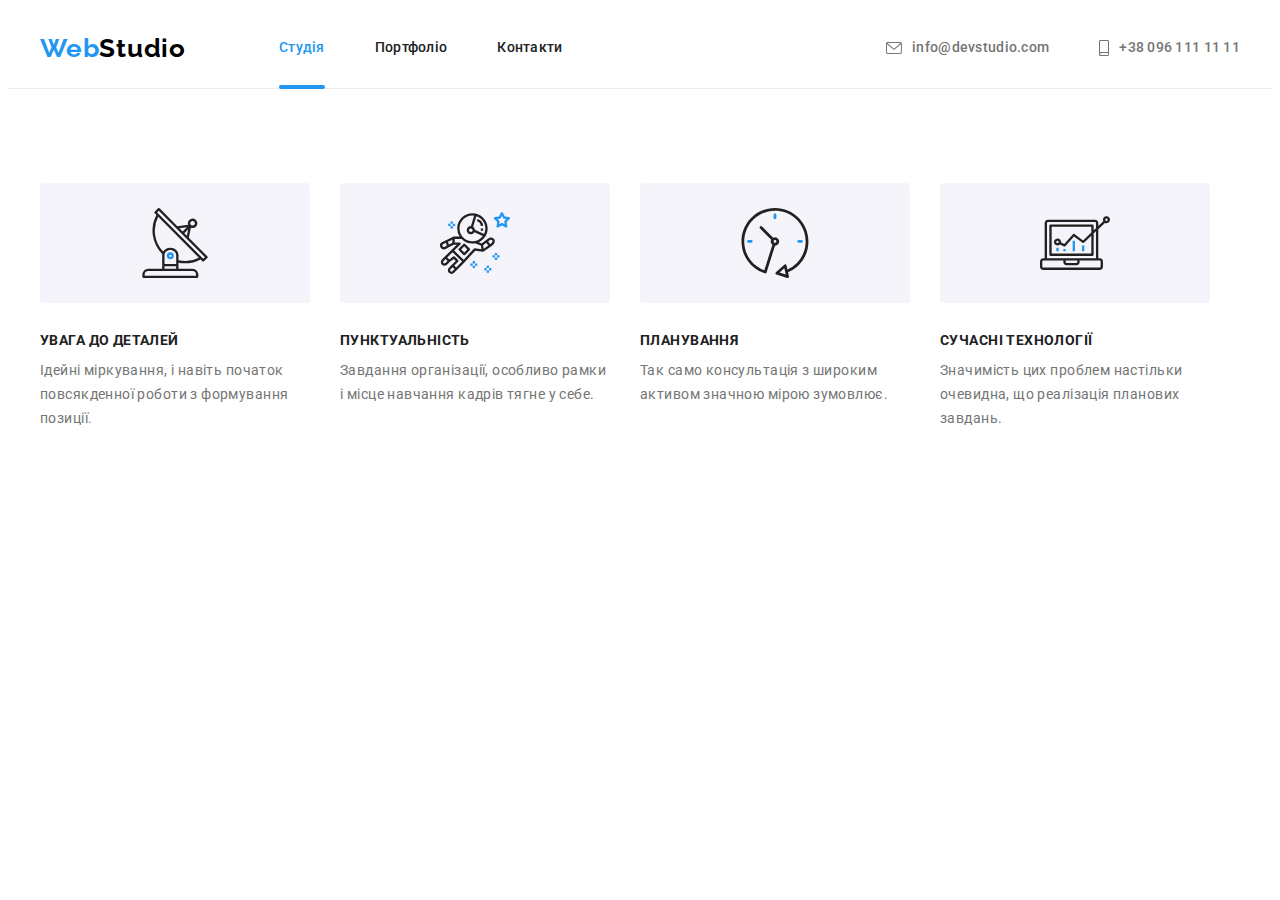
<file: index.html>
<!DOCTYPE html>
<html lang="uk">
  <head>
    <meta charset="UTF-8" />
    <meta http-equiv="X-UA-Compatible" content="IE=edge" />
    <meta name="viewport" content="width=device-width, initial-scale=1.0" />

    <title>Студія</title>
    <link rel="preconnect" href="https://fonts.googleapis.com" />
    <link rel="preconnect" href="https://fonts.gstatic.com" crossorigin />
    <link
      href="https://fonts.googleapis.com/css2?family=Raleway:wght@700&family=Roboto:wght@400;500;700;900&display=swap"
      rel="stylesheet"
    />

    <link
      rel="stylesheet"
      href="https://cdnjs.cloudflare.com/ajax/libs/modern-normalize/1.1.0/modern-normalize.min.css"
      integrity="sha512-wpPYUAdjBVSE4KJnH1VR1HeZfpl1ub8YT/NKx4PuQ5NmX2tKuGu6U/JRp5y+Y8XG2tV+wKQpNHVUX03MfMFn9Q=="
      crossorigin="anonymous"
      referrerpolicy="no-referrer"
    />

    <link rel="stylesheet" href="./css/main.min.css" />
    <link rel="stylesheet" href="./css/styles.css" />
  </head>

  <body data-page>
    <!-- Header section  -->
     <header class="header">
      <div class="container header__container">
        <nav class="nav">
          <a class="logo" href="./index.html" lang="en"
            >Web<span class="header__logo">Studio</span></a
          >
          <ul class="nav__list">
            <li class="nav__item">
              <a class="nav__link nav__link--current" href="./index.html">Студія</a>
            </li>
            <li class="nav__item">
              <a class="nav__link" href="./portfolio.html">Портфоліо</a>
            </li>
            <li class="nav__item">
              <a class="nav__link" href="">Контакти</a>
            </li>
          </ul>
        </nav>
        <div class="header__promo">
          <a
            class="header__mail"
            lang="en"
            href="mailto:info@devstudio.com"
          >
            <svg class="header__icon" width="16" height="12">
              <use href="./images/icons.svg#mail"></use>
            </svg>
            info@devstudio.com</a
          >
          <a class="header__phone" lang="en" href="tel:+380961111111">
            <svg class="header__icon" width="10" height="16">
              <use href="./images/icons.svg#smartphone"></use>
            </svg>
            +38 096 111 11 11</a
          >
        </div>
      </div>
    </header>
    <!-- Main section -->
    <main>
      <!-- Hero section -->
      <!-- <section class="hero">
        <div class="container">
          <h1 class="hero__title">Ефективні рішення для вашого бізнесу</h1>
          <button class="hero__btn" type="button" data-modal-open>
            Замовити послугу
          </button>
        </div>
      </section> -->

      <section class="features">
        <div class="container">
          <h2 class="visually-hidden">Особливості</h2>
          <ul class="features__list">
            <li class="features__item">
              <div class="features__icons">
                <svg width="70" height="70">
                  <use href="./images/icons.svg#antenna"></use>
                </svg>
              </div>
              <h3 class="features__subtitle">УВАГА ДО ДЕТАЛЕЙ</h3>
              <p class="features__desc">
                Ідейні міркування, і навіть початок повсякденної роботи з
                формування позиції.
              </p>
            </li>
            <li class="features__item">
              <div class="features__icons">
                <svg width="70" height="70">
                  <use href="./images/icons.svg#astronaut"></use>
                </svg>
              </div>
              <h3 class="features__subtitle">ПУНКТУАЛЬНІСТЬ</h3>
              <p class="features__desc">
                Завдання організації, особливо рамки і місце навчання кадрів
                тягне у себе.
              </p>
            </li>
            <li class="features__item">
              <div class="features__icons">
                <svg width="70" height="70">
                  <use href="./images/icons.svg#clock"></use>
                </svg>
              </div>
              <h3 class="features__subtitle">ПЛАНУВАННЯ</h3>
              <p class="features__desc">
                Так само консультація з широким активом значною мірою зумовлює.
              </p>
            </li>
            <li class="features__item">
              <div class="features__icons">
                <svg width="70" height="70">
                  <use href="./images/icons.svg#diagram"></use>
                </svg>
              </div>
              <h3 class="features__subtitle">СУЧАСНІ ТЕХНОЛОГІЇ</h3>
              <p class="features__desc">
                Значимість цих проблем настільки очевидна, що реалізація
                планових завдань.
              </p>
            </li>
          </ul>
        </div>
      </section>
      <!-- About section -->
      <!-- <section class="about">
        <div class="container">
          <h2 class="title">Чим ми займаємося</h2>
          <ul class="about__list card-set">
            <li class="about__item card-set-item">
              <img
                class="about__img"
                src="./images/img1.jpg"
                alt="розробка десктопних додатків"
                width="370"
                height="294"
              />
              <p class="about__label">Десктопні додатки</p>
            </li>
            <li class="about__item card-set-item">
              <img
                class="about__img"
                src="./images/img2.jpg"
                alt="розробка мобільних додатків"
                width="370"
                height="294"
              />
              <p class="about__label">Мобільні додатки</p>
            </li>
            <li class="about__item card-set-item">
              <img
                class="about__img"
                src="./images/img3.jpg"
                alt="розробка дизайнів для додатків"
                width="370"
                height="294"
              />
              <p class="about__label">Дизайнерські рішення</p>
            </li>
          </ul>
        </div>
      </section> -->
      <!-- Team section -->
      <!-- <section class="team">
        <div class="container">
          <h2 class="title">Наша команда</h2>
          <ul class="team__list card-set">
            <li class="team__item card-set-item">
              <img
                class="team__img"
                src="./images/team/1.jpg"
                alt="фото Игоря Демьяненко"
                width="270"
                height="260"
              />
              <div class="team__wrapper">
                <h3 class="team__subtitle">Игорь Демьяненко</h3>
                <p class="team__desc" lang="en">Product Designer</p>
                <ul class="socials">
                  <li class="socials__item">
                    <a
                      class="socials__link"
                      href=""
                      target="_blank"
                      rel="noopener noreferrer"
                      aria-label="instagram"
                    >
                      <svg class="socials__icon" width="20" height="20">
                        <use href="./images/icons.svg#instagram"></use>
                      </svg>
                    </a>
                  </li>
                  <li class="socials__item">
                    <a
                      class="socials__link"
                      href=""
                      target="_blank"
                      rel="noopener noreferrer"
                      aria-label="twitter"
                    >
                      <svg class="socials__icon" width="20" height="20">
                        <use href="./images/icons.svg#twitter"></use>
                      </svg>
                    </a>
                  </li>
                  <li class="socials__item">
                    <a
                      class="socials__link"
                      href=""
                      target="_blank"
                      rel="noopener noreferrer"
                      aria-label="facebook"
                    >
                      <svg class="socials__icon" width="20" height="20">
                        <use href="./images/icons.svg#facebook"></use>
                      </svg>
                    </a>
                  </li>
                  <li class="socials__item">
                    <a
                      class="socials__link"
                      href=""
                      target="_blank"
                      rel="noopener noreferrer"
                      aria-label="linkedin"
                    >
                      <svg class="socials__icon" width="20" height="20">
                        <use href="./images/icons.svg#linkedin"></use>
                      </svg>
                    </a>
                  </li>
                </ul>
              </div>
            </li>
            <li class="team__item card-set-item">
              <img
                class="team__img"
                src="./images/team/2.jpg"
                alt="фото Ольги Репиной"
                width="270"
                height="260"
              />
              <div class="team__wrapper">
                <h3 class="team__subtitle">Ольга Репина</h3>
                <p class="team__desc" lang="en">Frontend Developer</p>
                <ul class="socials">
                  <li class="socials__item">
                    <a
                      class="socials__link"
                      href=""
                      target="_blank"
                      rel="noopener noreferrer"
                      aria-label="instagram"
                    >
                      <svg class="socials__icon" width="20" height="20">
                        <use href="./images/icons.svg#instagram"></use>
                      </svg>
                    </a>
                  </li>
                  <li class="socials__item">
                    <a
                      class="socials__link"
                      href=""
                      target="_blank"
                      rel="noopener noreferrer"
                      aria-label="twitter"
                    >
                      <svg class="socials__icon" width="20" height="20">
                        <use href="./images/icons.svg#twitter"></use>
                      </svg>
                    </a>
                  </li>
                  <li class="socials__item">
                    <a
                      class="socials__link"
                      href=""
                      target="_blank"
                      rel="noopener noreferrer"
                      aria-label="facebook"
                    >
                      <svg class="socials__icon" width="20" height="20">
                        <use href="./images/icons.svg#facebook"></use>
                      </svg>
                    </a>
                  </li>
                  <li class="socials__item">
                    <a
                      class="socials__link"
                      href=""
                      target="_blank"
                      rel="noopener noreferrer"
                      aria-label="linkedin"
                    >
                      <svg class="socials__icon" width="20" height="20">
                        <use href="./images/icons.svg#linkedin"></use>
                      </svg>
                    </a>
                  </li>
                </ul>
              </div>
            </li>
            <li class="team__item card-set-item">
              <img
                class="team__img"
                src="./images/team/3.jpg"
                alt="фото Николая Тарасова"
                width="270"
                height="260"
              />
              <div class="team__wrapper">
                <h3 class="team__subtitle">Николай Тарасов</h3>
                <p class="team__desc" lang="en">Marketing</p>
                <ul class="socials">
                  <li class="socials__item">
                    <a
                      class="socials__link"
                      href=""
                      target="_blank"
                      rel="noopener noreferrer"
                      aria-label="instagram"
                    >
                      <svg class="socials__icon" width="20" height="20">
                        <use href="./images/icons.svg#instagram"></use>
                      </svg>
                    </a>
                  </li>
                  <li class="socials__item">
                    <a
                      class="socials__link"
                      href=""
                      target="_blank"
                      rel="noopener noreferrer"
                      aria-label="twitter"
                    >
                      <svg class="socials__icon" width="20" height="20">
                        <use href="./images/icons.svg#twitter"></use>
                      </svg>
                    </a>
                  </li>
                  <li class="socials__item">
                    <a
                      class="socials__link"
                      href=""
                      target="_blank"
                      rel="noopener noreferrer"
                      aria-label="facebook"
                    >
                      <svg class="socials__icon" width="20" height="20">
                        <use href="./images/icons.svg#facebook"></use>
                      </svg>
                    </a>
                  </li>
                  <li class="socials__item">
                    <a
                      class="socials__link"
                      href=""
                      target="_blank"
                      rel="noopener noreferrer"
                      aria-label="linkedin"
                    >
                      <svg class="socials__icon" width="20" height="20">
                        <use href="./images/icons.svg#linkedin"></use>
                      </svg>
                    </a>
                  </li>
                </ul>
              </div>
            </li>
            <li class="team__item card-set-item">
              <img
                class="team__img"
                src="images/team/4.jpg"
                alt="фото Михаила Ермакова"
                width="270"
                height="260"
              />
              <div class="team__wrapper">
                <h3 class="team__subtitle">Михаил Ермаков</h3>
                <p class="team__desc" lang="en">UI Designer</p>
                <ul class="socials">
                  <li class="socials__item">
                    <a
                      class="socials__link"
                      href=""
                      target="_blank"
                      rel="noopener noreferrer"
                      aria-label="instagram"
                    >
                      <svg class="socials__icon" width="20" height="20">
                        <use href="./images/icons.svg#instagram"></use>
                      </svg>
                    </a>
                  </li>
                  <li class="socials__item">
                    <a
                      class="socials__link"
                      href=""
                      target="_blank"
                      rel="noopener noreferrer"
                      aria-label="twitter"
                    >
                      <svg class="socials__icon" width="20" height="20">
                        <use href="./images/icons.svg#twitter"></use>
                      </svg>
                    </a>
                  </li>
                  <li class="socials__item">
                    <a
                      class="socials__link"
                      href=""
                      target="_blank"
                      rel="noopener noreferrer"
                      aria-label="facebook"
                    >
                      <svg class="socials__icon" width="20" height="20">
                        <use href="./images/icons.svg#facebook"></use>
                      </svg>
                    </a>
                  </li>
                  <li class="socials__item">
                    <a
                      class="socials__link"
                      href=""
                      target="_blank"
                      rel="noopener noreferrer"
                      aria-label="linkedin"
                    >
                      <svg class="socials__icon" width="20" height="20">
                        <use href="./images/icons.svg#linkedin"></use>
                      </svg>
                    </a>
                  </li>
                </ul>
              </div>
            </li>
          </ul>
        </div>
      </section> -->
      <!-- <section class="section">
        <div class="container">
          <h2 class="title">Постійні клієнти</h2>
          <ul class="clients">
            <li class="clients__item">
              <a
                class="clients__link"
                href=""
                target="_blank"
                rel="noopener noreferrer"
                aria-label="Company YA & CO"
              >
                <svg class="clients__icon" width="106" height="60">
                  <use href="./images/icons.svg#logo-1"></use>
                </svg>
              </a>
            </li>
            <li class="clients__item">
              <a
                class="clients__link"
                href=""
                target="_blank"
                rel="noopener noreferrer"
                aria-label="Company TAG LINE HERE"
              >
                <svg class="clients__icon" width="106" height="60">
                  <use href="./images/icons.svg#logo-2"></use>
                </svg>
              </a>
            </li>
            <li class="clients__item">
              <a
                class="clients__link"
                href=""
                target="_blank"
                rel="noopener noreferrer"
                aria-label="Company"
              >
                <svg class="clients__icon" width="106" height="60">
                  <use href="./images/icons.svg#logo-3"></use>
                </svg>
              </a>
            </li>
            <li class="clients__item">
              <a
                class="clients__link"
                href=""
                target="_blank"
                rel="noopener noreferrer"
                aria-label="FOSTER PETERS"
              >
                <svg class="clients__icon" width="106" height="60">
                  <use href="./images/icons.svg#logo-4"></use>
                </svg>
              </a>
            </li>
            <li class="clients__item">
              <a
                class="clients__link"
                href=""
                target="_blank"
                rel="noopener noreferrer"
                aria-label="BRAND"
              >
                <svg class="clients__icon" width="106" height="60">
                  <use href="./images/icons.svg#logo-5"></use>
                </svg>
              </a>
            </li>
            <li class="clients__item">
              <a
                class="clients__link"
                href=""
                target="_blank"
                rel="noopener noreferrer"
                aria-label="COMPANY TAG LINE"
              >
                <svg class="clients__icon" width="106" height="60">
                  <use href="./images/icons.svg#logo-6"></use>
                </svg>
              </a>
            </li>
          </ul>
        </div>
      </section>
    </main> -->
    <!-- Footer section -->
      <!-- <footer class="footer">
        <div class="container footer__container">
          <div class="footer__left-side">
            <a class="logo logo--white" href="./index.html" lang="en">Web<span class="logo__footer">Studio</span></a>
            <address class="footer__address">
              <ul class="footer__list">
                <li class="footer__item">
                  <a class="footer__link" href="https://goo.gl/maps/xd88WJ3FPj6KiwVW9" target="_blank"
                    rel="noreferrer noopener">м. Київ, пр-т Лесі Українки, 26</a>
                </li>
                <li class="footer__item">
                  <a class="footer__mail" lang="en" href="mailto:info@example.com">info@example.com</a>
                </li>
                <li class="footer__item">
                  <a class="footer__phone" lang="en" href="tel:+380991111111">+38 099 111 11 11</a>
                </li>
              </ul>
            </address>
          </div>
          <div class="footer__right-side">
            <h3 class="footer__header">Приєднуйтесь</h3>
            <ul class="socials">
              <li class="socials__item">
                <a class="socials__link link--black" href="" target="_blank" rel="noopener noreferrer"
                  aria-label="instagram">
                  <svg class="socials__icon" width="20" height="20">
                    <use href="./images/icons.svg#instagram"></use>
                  </svg>
                </a>
              </li>
              <li class="social__item">
                <a class="socials__link link--black" href="" target="_blank" rel="noopener noreferrer"
                  aria-label="twitter">
                  <svg class="socials__icon" width="20" height="20">
                    <use href="./images/icons.svg#twitter"></use>
                  </svg>
                </a>
              </li>
              <li class="socials__item">
                <a class="socials__link link--black" href="" target="_blank" rel="noopener noreferrer"
                  aria-label="facebook">
                  <svg class="socials__icon" width="20" height="20">
                    <use href="./images/icons.svg#facebook"></use>
                  </svg>
                </a>
              </li>
              <li class="socials__item">
                <a class="socials__link link--black" href="" target="_blank" rel="noopener noreferrer"
                  aria-label="linkedin">
                  <svg class="socials__icon" width="20" height="20">
                    <use href="./images/icons.svg#linkedin"></use>
                  </svg>
                </a>
              </li>
            </ul>
          </div>
          <div class="footer__form">
            <h3 class="footer__header">Підпишіться на розсилку</h3>
            <form class="contact-form" autocomplete="off">
              <div class="contact-form__wrap">
                <label class="contact-form__label">
                  <input class="contact-form__input" type="email" name="email" id="" placeholder="E-mail" required />
                </label>
                <button type="submit" class="footer__btn">
                  Підписатися
                  <svg width="24" height="24">
                    <use href="./images/icons.svg#icon-send"></use>
                  </svg>
                </button>
              </div>
            </form>
          </div>
        </div>
      </footer> -->

    <!-- Modal window -->

    <!-- <div class="backdrop is-hidden" data-modal>
      <div class="modal">
        <button class="modal__btn" type="button" data-modal-close>
          <svg class="modal__icon" width="18" height="18">
            <use href="./images/icons.svg#close"></use>
          </svg>
        </button>
        <form class="form" name="form" autocomplete="off">
          <strong class="form__title"
            >Залиште свої дані, ми вам передзвонимо</strong
          >
          <div class="form__group" role="group">
            <label class="form__wrap">
              <span class="form__label">Ім'я</span>
              <input class="form__input" type="text" name="user-name" required />
              <svg class="form__icon" width="18" height="18">
                <use href="./images/icons.svg#person"></use>
              </svg>
            </label>
            <label class="form__wrap">
              <span class="form__label">Телефон</span>
              <input class="form__input" type="tel" name="user-phone" required/>
              <svg class="form__icon" width="18" height="18">
                <use href="./images/icons.svg#phone-black"></use>
              </svg>
            </label>
            <label class="form__wrap">
              <span class="form__label">Пошта</span>
              <input class="form__input" type="email" name="user-mail" required/>
              <svg class="form__icon" width="18" height="18">
                <use href="./images/icons.svg#email-black"></use>
              </svg>
            </label>
            <label class="form__wrap">
              <span class="form__label">Коментар</span>
              <textarea
                class="form__message"
                name="user-mail"
                placeholder="Введіть текст"
              ></textarea>
            </label>
          </div>
          <label class="form__agreement">
            <input
              class="form__checkbox visually-hidden"
              type="checkbox"
              name="agreement"
            />
            <svg class="form__register" width="16" height="15">
              <use
                class="form__icon-uncheck"
                href="./images/icons.svg#vector"
              ></use>
              <use
                class="form__icon-check"
                href="./images/icons.svg#icon-check"
              ></use>
            </svg>
            <span class="form__text">
              Погоджуюся з розсилкою та приймаю
              <a class="form__link" href="">Умови договору</a>
            </span>
          </label>
          <button type="submit" class="form__btn">Відправити</button>
        </form>
      </div>
    </div> -->
    <script src="./js/modal.js"></script>
  </body>
</html>
</file>
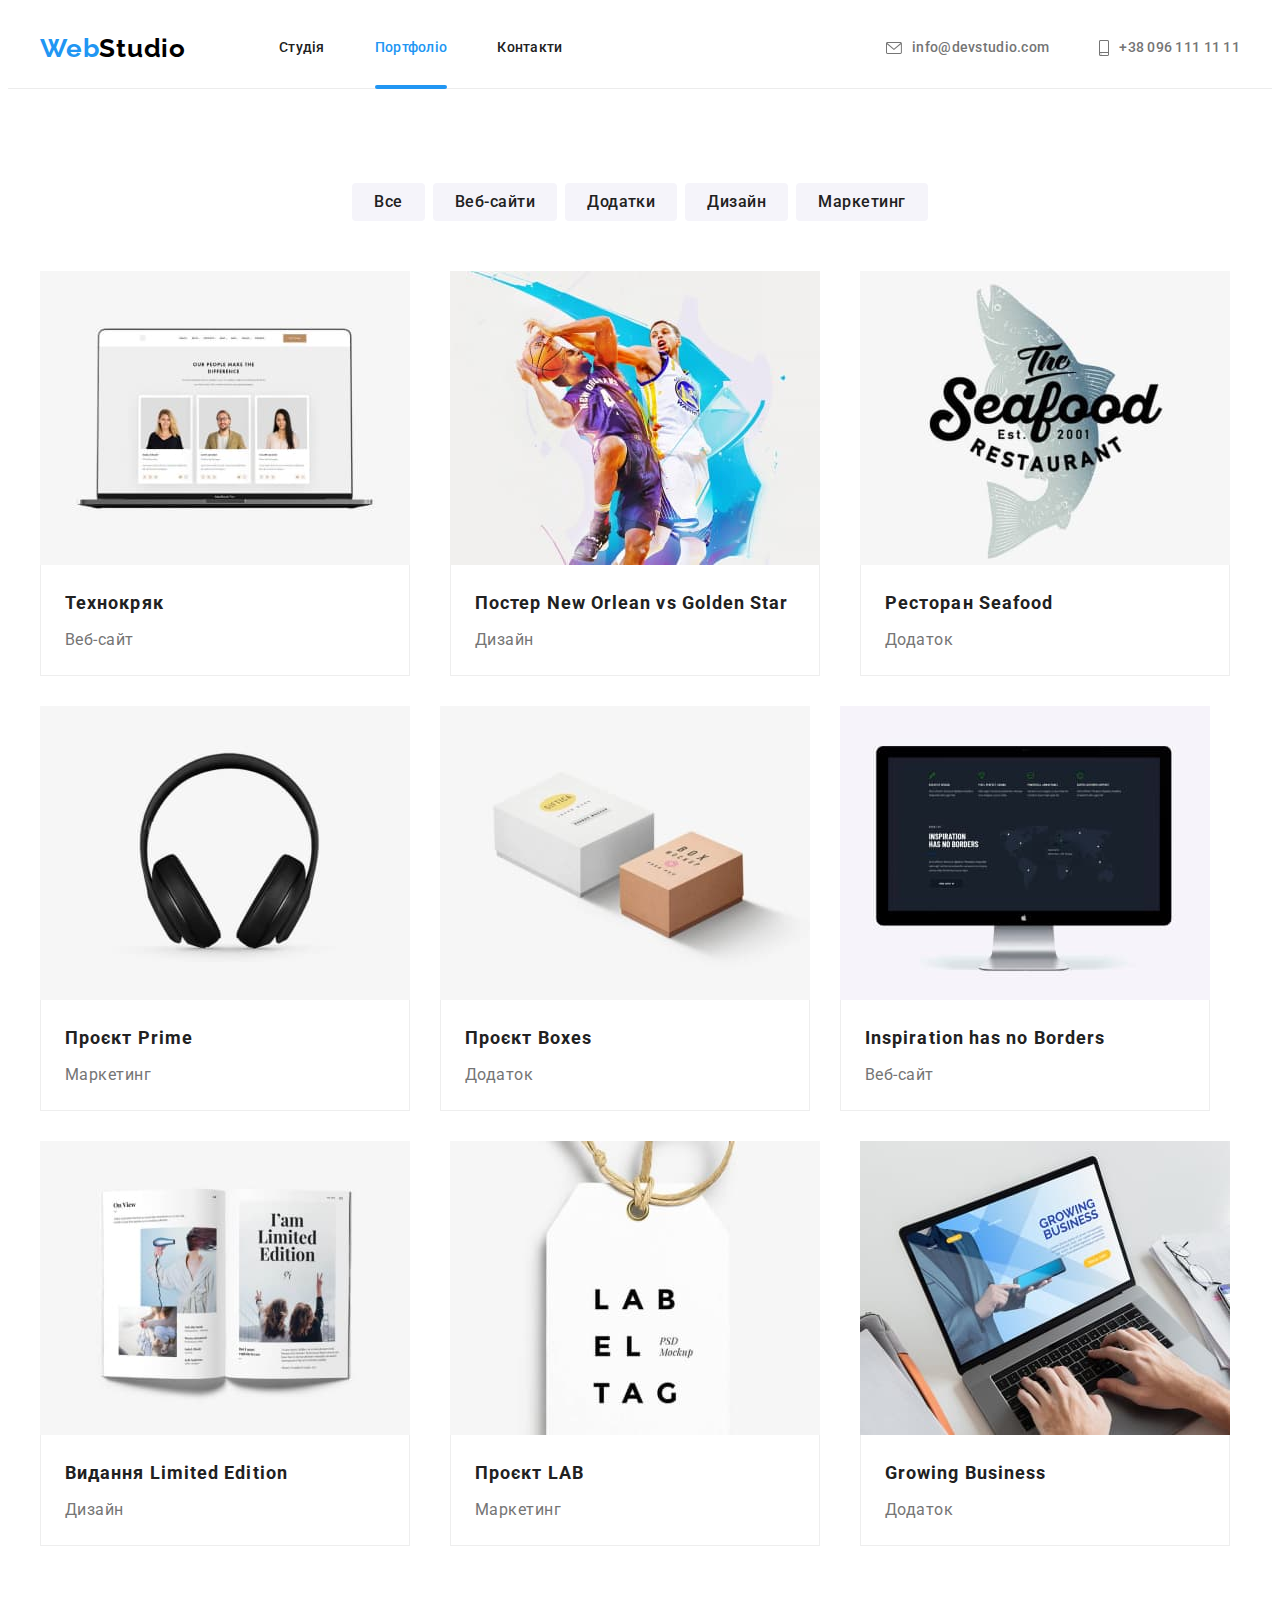
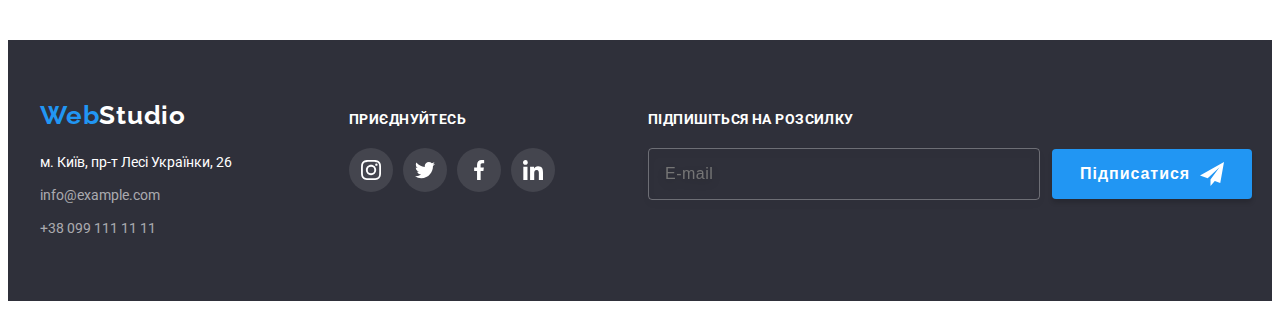
<file: portfolio.html>
<!DOCTYPE html>
<html lang="en">
  <head>
    <meta charset="UTF-8" />
    <meta http-equiv="X-UA-Compatible" content="IE=edge" />
    <meta name="viewport" content="width=device-width, initial-scale=1.0" />

    <title>Портфоліо</title>
    <link rel="preconnect" href="https://fonts.googleapis.com" />
    <link rel="preconnect" href="https://fonts.gstatic.com" crossorigin />
    <link
      href="https://fonts.googleapis.com/css2?family=Raleway:wght@700&family=Roboto:wght@400;500;700;900&display=swap"
      rel="stylesheet"
    />

    <link
      rel="stylesheet"
      href="https://cdnjs.cloudflare.com/ajax/libs/modern-normalize/1.1.0/modern-normalize.min.css"
      integrity="sha512-wpPYUAdjBVSE4KJnH1VR1HeZfpl1ub8YT/NKx4PuQ5NmX2tKuGu6U/JRp5y+Y8XG2tV+wKQpNHVUX03MfMFn9Q=="
      crossorigin="anonymous"
      referrerpolicy="no-referrer"
    />

    <link rel="stylesheet" href="./css/main.min.css" />
    <link rel="stylesheet" href="./css/styles.css" />
  </head>

  <body>
    <!-- Header section -->
    <header class="header">
      <div class="container header__container">
        <nav class="nav">
          <a class="logo" href="./index.html" lang="en"
            >Web<span class="header__logo">Studio</span></a
          >
          <ul class="nav__list">
            <li class="nav__item">
              <a class="nav__link" href="./index.html">Студія</a>
            </li>
            <li class="nav__item">
              <a class="nav__link nav__link--current" href="./portfolio.html"
                >Портфоліо</a
              >
            </li>
            <li class="nav__item">
              <a class="nav__link" href="">Контакти</a>
            </li>
          </ul>
        </nav>
        <div class="header__promo">
          <a
            class="header__mail"
            lang="en"
            href="mailto:info@devstudio.com"
          >
            <svg class="header__icon" width="16" height="12">
              <use href="./images/icons.svg#mail"></use>
            </svg>
            info@devstudio.com</a
          >
          <a class="header__phone" lang="en" href="tel:+380961111111">
            <svg class="header__icon" width="10" height="16">
              <use href="./images/icons.svg#smartphone"></use>
            </svg>
            +38 096 111 11 11</a
          >
        </div>
      </div>
    </header>
    <!-- Main section -->
    <main>
      <section class="main section">
        <div class="container">
          <h1 class="visually-hidden">Напрямок діяльності</h1>
          <ul class="main__list">
            <li class="main__items-button">
              <button class="main__button" type="button">Все</button>
            </li>
            <li class="main__items-button">
              <button class="main__button" type="button">Веб-сайти</button>
            </li>
            <li class="main__items-button">
              <button class="main__button" type="button">Додатки</button>
            </li>
            <li class="main__items-button">
              <button class="main__button" type="button">Дизайн</button>
            </li>
            <li class="main__items-button">
              <button class="main__button" type="button">Маркетинг</button>
            </li>
          </ul>
          <ul class="main__items card-set">
            <li class="main__item card-set-item">
              <a class="main__content" href="">
                <div class="main__tumb">
                  <img
                    src="./images/21.jpg"
                    alt="Технокряк"
                    width="370"
                    height="294"
                  />
                  <div class="overlay">
                    <p class="overlay__text">
                      Ресурс пропонує комплексні пропозиції з різним рівнем
                      функціоналу та сервісів. Все це дозволить відвідувачу
                      отримати вичерпні відомості про компанію чи приватну
                      особу.
                    </p>
                  </div>
                </div>
                <div class="main__desk">
                  <h2 class="main__service">Технокряк</h2>
                  <p class="main__direction">Веб-сайт</p>
                </div>
              </a>
            </li>
            <li class="main__item card-set-item">
              <a class="main__content" href="">
                <div class="main__tumb">
                  <img
                    src="./images/22.jpg"
                    alt="Постер New Orlean vs Golden Star"
                    width="370"
                    height="294"
                  />
                  <div class="overlay">
                    <p class="overlay__text">
                      Ресурс пропонує комплексні пропозиції з різним рівнем
                      функціоналу та сервісів. Все це дозволить відвідувачу
                      отримати вичерпні відомості про компанію чи приватну
                      особу.
                    </p>
                  </div>
                </div>
                <div class="main__desk">
                  <h2 class="main__service">
                    Постер <span lang="en">New Orlean vs Golden Star</span>
                  </h2>
                  <p class="main__direction">Дизайн</p>
                </div>
              </a>
            </li>
            <li class="main__item card-set-item">
              <a class="main__content" href="">
                <div class="main__tumb">
                  <img
                    src="./images/23.jpg"
                    alt="Ресторан Seafood"
                    width="370"
                    height="294"
                  />
                  <div class="overlay">
                    <p class="overlay__text">
                      Ресурс пропонує комплексні пропозиції з різним рівнем
                      функціоналу та сервісів. Все це дозволить відвідувачу
                      отримати вичерпні відомості про компанію чи приватну
                      особу.
                    </p>
                  </div>
                </div>
                <div class="main__desk">
                  <h2 class="main__service">
                    Ресторан <span lang="en">Seafood</span>
                  </h2>
                  <p class="main__direction">Додаток</p>
                </div>
              </a>
            </li>
            <li cla__s="main__item card-set-item">
              <a class="main__content" href="">
                <div class="main__tumb">
                  <img
                    src="./images/24.jpg"
                    alt="Проєкт Prime"
                    width="370"
                    height="294"
                  />
                  <div class="overlay">
                    <p class="overlay__text">
                      Ресурс пропонує комплексні пропозиції з різним рівнем
                      функціоналу та сервісів. Все це дозволить відвідувачу
                      отримати вичерпні відомості про компанію чи приватну
                      особу.
                    </p>
                  </div>
                </div>
                <div class="main__desk">
                  <h2 class="main__service">
                    Проєкт <span lang="en">Prime</span>
                  </h2>
                  <p class="main__direction">Маркетинг</p>
                </div>
              </a>
            </li>
            <li cla__s="main__item card-set-item">
              <a class="main__content" href="">
                <div class="main__tumb">
                  <img
                    src="./images/25.jpg"
                    alt="Проєкт Boxes"
                    width="370"
                    height="294"
                  />
                  <div class="overlay">
                    <p class="overlay__text">
                      Ресурс пропонує комплексні пропозиції з різним рівнем
                      функціоналу та сервісів. Все це дозволить відвідувачу
                      отримати вичерпні відомості про компанію чи приватну
                      особу.
                    </p>
                  </div>
                </div>
                <div class="main__desk">
                  <h2 class="main__service">
                    Проєкт <span lang="en">Boxes</span>
                  </h2>
                  <p class="main__direction">Додаток</p>
                </div>
              </a>
            </li>
            <li class="main__item card-set-item">
              <a class="main__content" href="">
                <div class="main__tumb">
                  <img
                    src="./images/26.jpg"
                    alt="Inspiration has no Borders"
                    width="370"
                    height="294"
                  />
                  <div class="overlay">
                    <p class="overlay__text">
                      Ресурс пропонує комплексні пропозиції з різним рівнем
                      функціоналу та сервісів. Все це дозволить відвідувачу
                      отримати вичерпні відомості про компанію чи приватну
                      особу.
                    </p>
                  </div>
                </div>
                <div class="main__desk">
                  <h2 class="main__service" lang="en">
                    Inspiration has no Borders
                  </h2>
                  <p class="main__direction">Веб-сайт</p>
                </div>
              </a>
            </li>
            <li class="main__item card-set-item">
              <a class="main__content" href="">
                <div class="main__tumb">
                  <img
                    src="./images/27.jpg"
                    alt="Видання Limited Edition"
                    width="370"
                    height="294"
                  />
                  <div class="overlay">
                    <p class="overlay__text">
                      Ресурс пропонує комплексні пропозиції з різним рівнем
                      функціоналу та сервісів. Все це дозволить відвідувачу
                      отримати вичерпні відомості про компанію чи приватну
                      особу.
                    </p>
                  </div>
                </div>
                <div class="main__desk">
                  <h2 class="main__service">
                    Видання <span lang="en">Limited Edition</span>
                  </h2>
                  <p class="main__direction">Дизайн</p>
                </div>
              </a>
            </li>
            <li class="main__item card-set-item">
              <a class="main__content" href="">
                <div class="main__tumb">
                  <img
                    src="./images/28.jpg"
                    alt="Проєкт LAB"
                    width="370"
                    height="294"
                  />
                  <div class="overlay">
                    <p class="overlay__text">
                      Ресурс пропонує комплексні пропозиції з різним рівнем
                      функціоналу та сервісів. Все це дозволить відвідувачу
                      отримати вичерпні відомості про компанію чи приватну
                      особу.
                    </p>
                  </div>
                </div>
                <div class="main__desk">
                  <h2 class="main__service">
                    Проєкт <span lang="en">LAB</span>
                  </h2>
                  <p class="main__direction">Маркетинг</p>
                </div>
              </a>
            </li>
            <li class="main__item card-set-item">
              <a class="main__content" href="">
                <div class="main__tumb">
                  <img
                    src="./images/29.jpg"
                    alt="Growing Business"
                    width="370"
                    height="294"
                  />
                  <div class="overlay">
                    <p class="overlay__text">
                      Ресурс пропонує комплексні пропозиції з різним рівнем
                      функціоналу та сервісів. Все це дозволить відвідувачу
                      отримати вичерпні відомості про компанію чи приватну
                      особу.
                    </p>
                  </div>
                </div>
                <div class="main__desk">
                  <h2 class="main__service" lang="en">Growing Business</h2>
                  <p class="main__direction">Додаток</p>
                </div>
              </a>
            </li>
          </ul>
        </div>
      </section>
    </main>
    <!-- Footer section -->
    <footer class="footer">
      <div class="container footer__container">
        <div class="footer__left-side">
          <a class="logo logo--white" href="./index.html" lang="en">Web<span class="logo__footer">Studio</span></a>
          <address class="footer__address">
            <ul class="footer__list">
              <li class="footer__item">
                <a class="footer__link" href="https://goo.gl/maps/xd88WJ3FPj6KiwVW9" target="_blank"
                  rel="noreferrer noopener">м. Київ, пр-т Лесі Українки, 26</a>
              </li>
              <li class="footer__item">
                <a class="footer__mail" lang="en" href="mailto:info@example.com">info@example.com</a>
              </li>
              <li class="footer__item">
                <a class="footer__phone" lang="en" href="tel:+380991111111">+38 099 111 11 11</a>
              </li>
            </ul>
          </address>
        </div>
        <div class="footer__right-side">
          <h3 class="footer__header">Приєднуйтесь</h3>
          <ul class="socials">
            <li class="socials__item">
              <a class="socials__link link--black" href="" target="_blank" rel="noopener noreferrer"
                aria-label="instagram">
                <svg class="socials__icon" width="20" height="20">
                  <use href="./images/icons.svg#instagram"></use>
                </svg>
              </a>
            </li>
            <li class="social__item">
              <a class="socials__link link--black" href="" target="_blank" rel="noopener noreferrer"
                aria-label="twitter">
                <svg class="socials__icon" width="20" height="20">
                  <use href="./images/icons.svg#twitter"></use>
                </svg>
              </a>
            </li>
            <li class="socials__item">
              <a class="socials__link link--black" href="" target="_blank" rel="noopener noreferrer"
                aria-label="facebook">
                <svg class="socials__icon" width="20" height="20">
                  <use href="./images/icons.svg#facebook"></use>
                </svg>
              </a>
            </li>
            <li class="socials__item">
              <a class="socials__link link--black" href="" target="_blank" rel="noopener noreferrer"
                aria-label="linkedin">
                <svg class="socials__icon" width="20" height="20">
                  <use href="./images/icons.svg#linkedin"></use>
                </svg>
              </a>
            </li>
          </ul>
        </div>
        <div class="footer__form">
          <h3 class="footer__header">Підпишіться на розсилку</h3>
          <form class="contact-form" autocomplete="off">
            <div class="contact-form__wrap">
              <label class="contact-form__label">
                <input class="contact-form__input" type="email" name="email" id="" placeholder="E-mail" required />
              </label>
              <button type="submit" class="footer__btn">
                Підписатися
                <svg width="24" height="24">
                  <use href="./images/icons.svg#icon-send"></use>
                </svg>
              </button>
            </div>
          </form>
        </div>
      </div>
    </footer>
  </body>
</html>
</file>
<file: css/styles.css>
/* :root {
  --main-font: "Roboto", sans-serif;
  --secondary-font: "Raleway", sans-serif;
  --main-text-color: #757575;
  --title-text-color: #212121;
  --accent-color: #2196f3;
  --main-white-color: #ffffff;
  --secondary-bg-color: #2f303a;
  --third-bg-color: #f5f4fa;
  --transpered-color: rgba(255, 255, 255, 0.6);
  --logo-color: #000000;
  --btn-hover: #188ce8;
  --border-header-color: #ececec;
  --border-footer-color: #eeeeee;
  --socials-color: #afb1b8;
  --black-socials-color: rgba(255, 255, 255, 0.1);
  --indent: 30px;
  --items: 4;
  --animation-hover: 250ms cubic-bezier(0.4, 0, 0.2, 1);
  --backdrop-bgc: rgba(0, 0, 0, 0.2);
  --overlay-bg: rgba(33, 150, 243, 0.9);
  --color-shadow:rgba(0, 0, 0, 0.15);
} */

/* body {
  font-family: var(--main-font);
  color: var(--main-text-color);
  letter-spacing: 0.03em;
  font-size: 14px;
}

.no-scroll {
  overflow: hidden;
} */

/* Reset styles */
/* h1,
h2,
h3,
h4,
h5,
h6,
p {
  margin: 0;
}

.link {
  text-decoration: none;
  color: currentColor;
  line-height: 1.71;
}

.list {
  list-style: none;
  padding: 0;
  margin: 0;
} */

/* Card set */
/* .card-set {
  display: flex;
  flex-wrap: wrap;
  gap: var(--indent);
}

.card-set-item {
  flex-basis: calc((100% - var(--indent) * (var(--items) - 1)) / var(--items));
} */

/* Base style */

/* .container {
  width: 1200px;
  padding-right: 15px;
  padding-left: 15px;
  margin-right: auto;
  margin-left: auto;
} */

/* .section {
  padding-top: 94px;
  padding-right: 0;
  padding-bottom: 94px;
  padding-left: 0;
} */

/* img {
  display: block;
  max-width: 100%;
  height: auto;
} */

/* Header section*/

/* .header {
  border-bottom: 1px solid var(--border-header-color);
}

.header__container {
  display: flex;
  align-items: center;
} */

/* .nav {
  display: flex;
  margin-right: auto;
  align-items: center;
} */

/* .logo {
  display: block;
  padding-top: 24px;
  padding-bottom: 24px;
  margin-right: 93px;
  font-family: var(--secondary-font);
  font-weight: 700;
  font-size: 26px;
  line-height: 1.19;
  color: var(--accent-color);
} */

/* .header__logo {
  color: var(--logo-color);
} */

/* .nav__list {
  display: flex;
  gap: 50px;
}

.nav__link {
  display: flex;
  align-items: center;
  padding-top: 32px;
  padding-bottom: 32px;
  font-weight: 500;
  line-height: 1.14;
  letter-spacing: 0.02em;

  transition: color var(--animation-hover);
  color: var(--title-text-color);
}

.nav__link--current {
  position: relative;
  display: block;
  padding-top: 32px;
  padding-bottom: 32px;
  color: var(--accent-color);
  line-height: 1.14;
  letter-spacing: 0.02em;
  font-weight: 500;
}

.nav__link--current::after {
  content: "";
  position: absolute;
  bottom: -1px;
  left: 0;
  display: block;
  width: 100%;
  height: 4px;
  border-radius: 2px;
  background-color: var(--accent-color);
}

.nav__link:hover,
.nav__link:focus {
  color: var(--accent-color);
} */

/* .header__mail,
.header__phone {
  display: flex;
  align-items: center;
  padding-top: 32px;
  padding-bottom: 32px;
  font-weight: 500;
  line-height: 1.14;
  letter-spacing: 0.02em;

  transition: color var(--animation-hover);
}

.header__phone:hover,
.header__phone:focus,
.header__mail:hover,
.header__mail:focus {
  color: var(--accent-color);
}

.header__promo {
  display: flex;
  gap: 50px;
}

.header__icon {
  fill: currentColor;
  margin-right: 10px;
} */

/* Main-section */
/* .hero {
  max-width: 1600px;
  height: 600px;
  margin-left: auto;
  margin-right: auto;
  padding-top: 200px;
  padding-bottom: 200px;
  background-color: var(--secondary-bg-color);
  text-align: center;
  background-image: linear-gradient(
      to right,
      rgba(47, 48, 58, 0.4),
      rgba(47, 48, 58, 0.4)
    ),
    url(../images/hero/hero.jpg);
  background-repeat: no-repeat;
  background-position: center;
} */

/* .hero__title {
  margin-left: auto;
  margin-right: auto;
  margin-bottom: 30px;
  width: 696px;
  color: var(--main-white-color);
  font-weight: 900;
  font-size: 44px;
  line-height: 1.36;
  text-align: center;
  letter-spacing: 0.06em;
  text-transform: uppercase;
} */

/* .hero__btn {
  display: block;
  margin: 0 auto;
  min-width: 200px;
  min-height: 50px;
  padding-top: 10px;
  padding-right: 32px;
  padding-bottom: 10px;
  padding-left: 32px;
  font-family: inherit;
  font-weight: 700;
  font-size: 16px;
  line-height: 1.88;
  letter-spacing: 0.06em;
  color: var(--main-white-color);
  background-color: var(--accent-color);
  cursor: pointer;
  border-radius: 4px;
  box-shadow: 0px 4px 4px var(--color-shadow);
  border: none;

  transition: background-color var(--animation-hover);
}

.hero__btn:hover,
.hero__btn:focus {
  background-color: var(--btn-hover);
} */

/* Features section */

/* .visually-hidden {
  position: absolute;
  white-space: nowrap;
  width: 1px;
  height: 1px;
  overflow: hidden;
  border: 0;
  padding: 0;
  clip: rect(0 0 0 0);
  clip-path: inset(50%);
  margin: -1px;
} */

/* .features__list {
  display: flex;
  gap: var(--indent);
}

.features__item {
  flex-basis: 270px;
}

.features__icons {
  display: flex;
  align-items: center;
  justify-content: center;
  height: 120px;
  background-color: var(--third-bg-color);
  margin-bottom: 30px;
  border-radius: 4px;
} */

/* .features__subtitle {
  color: var(--title-text-color);
  font-size: inherit;
  font-weight: 700;
  line-height: 1.14;
  text-transform: uppercase;
  margin-bottom: 10px;
} */

/* .features__desc {
  line-height: 1.71;
} */
/* About section */

/* .about {
  padding-bottom: 94px;
}

.about__list {
  --items: 3;
}

.about__item {
  position: relative;
}

.about__label {
  display: flex;
  align-items: center;
  justify-content: center;
  position: absolute;
  height: 70px;
  width: 100%;
  bottom: 0;
  left: 0;
  font-weight: 700;
  line-height: 1.14;
  text-align: center;
  text-transform: uppercase;

  color: var(--main-white-color);
  background-color: rgba(47, 48, 58, 0.8);
} */

/* .title {
  color: var(--title-text-color);
  font-size: 36px;
  line-height: 1.17;
  text-align: center;
  margin-bottom: 50px;
} */

/* Team section */
/* .team {
  background-color: var(--third-bg-color);
}

.team__list {
  display: flex;
  gap: var(--indent);
  flex-wrap: wrap;
}

.team__wrapper {
  border-top: none;
  padding-top: 30px;
  padding-bottom: 30px;
  padding-left: 5px;
  padding-right: 5px;
} */

/* .team__subtitle {
  margin-bottom: 10px;
  font-weight: 500;
  font-size: 16px;
  line-height: 1.19;
  text-align: center;
  color: var(--title-text-color);
} */

/* .team__desc {
  font-size: 16px;
  line-height: 1.19;
  text-align: center;
  margin-bottom: 16px;
}

.team__item {
  background-color: var(--main-white-color);
  box-shadow: 0px 1px 3px rgba(0, 0, 0, 0.12), 0px 1px 1px rgba(0, 0, 0, 0.14),
    0px 2px 1px rgba(0, 0, 0, 0.2);
  border-radius: 0px 0px 4px 4px;
} */

/* Socials icons */
/* .socials {
  display: flex;
  align-items: center;
  justify-content: center;
  gap: 10px;
}

.socials__link {
  display: flex;
  align-items: center;
  justify-content: center;
  width: 44px;
  height: 44px;
  color: var(--socials-color);
  background-color: var(--main-white-color);
  border-radius: 50%;

  transition: color var(--animation-hover),
    background-color var(--animation-hover);
}

.socials__icon {
  fill: currentColor;
}

.socials__link:hover,
.socials__link:focus {
  color: var(--main-white-color);
  background-color: var(--accent-color);
} */

/* Clients */

/* .clients {
  display: flex;
  align-items: center;
  justify-content: center;
  gap: var(--indent);
}

.clients__link {
  display: flex;
  align-items: center;
  justify-content: center;
  width: 170px;
  height: 92px;
  border: 1px solid var(--socials-color);
  border-radius: 4px;

  color: var(--socials-color);

  transition: color var(--animation-hover), border var(--animation-hover),
    outline var(--animation-hover);
}

.clients__icon {
  fill: currentColor;
}

.clients__link:hover,
.clients__link:focus {
  color: var(--accent-color);
  border: 1px solid var(--accent-color);
  outline: none;
} */
/* footer*/

/* .logo__footer {
  color: var(--main-white-color);
} */

/* .footer {
  background-color: var(--secondary-bg-color);
  padding-top: 60px;
  padding-bottom: 60px;
}

.footer__container {
  display: flex;
  align-items: baseline;
}

.footer__left-side {
  margin-right: 70px;
} */

/* .logo--white {
  padding-top: 0;
  padding-bottom: 0;
  margin-bottom: 20px;
} */

/* .footer__address {
  font-style: inherit;
}

.footer__item:not(:last-child) {
  margin-bottom: 9px;
}

.footer__link {
  color: var(--main-white-color);

  transition: color var(--animation-hover);
}

.footer__mail,
.footer__phone {
  color: var(--transpered-color);

  transition: color var(--animation-hover);
}

.footer__link:hover,
.footer__link:focus,
.footer__mail:hover,
.footer__mail:focus,
.footer__phone:hover,
.footer__phone:focus {
  color: var(--accent-color);
}

.footer__right-side {
  margin-right: 93px;
}

.footer__header {
  font-size: 14px;
  line-height: 1.14;
  text-transform: uppercase;
  margin-bottom: 20px;

  color: var(--main-white-color);
} */

/* .link--black {
  background-color: var(--black-socials-color);
  color: var(--main-white-color);

  transition: background-color var(--animation-hover);
}

.link--black:hover,
.link--black:focus {
  background-color: var(--accent-color);
} */

/* .contact-form__wrap {
  display: flex;
  align-items: center;
  gap: 12px;
}

.contact-form__input {
  width: 358px;
  padding: 15px 16px;
  background-color: inherit;
  font-size: 16px;
  line-height: 1.25;

  display: flex;
  align-items: center;
  letter-spacing: 0.03em;

  color: var(--transpered-color);

  border: 1px solid rgba(255, 255, 255, 0.3);
  filter: drop-shadow(0px 4px 4px var(--color-shadow));
  border-radius: 4px;
} */

/* .footer__btn {
  min-width: 200px;
  min-height: 50px;
  font-weight: 700;
  font-size: 16px;
  line-height: 1.88;

  display: flex;
  align-items: center;
  text-align: center;
  gap: 10px;
  letter-spacing: 0.06em;
  padding: 10px 28px;

  color: var(--main-white-color);
  background-color: var(--accent-color);
  box-shadow: 0px 4px 4px var(--color-shadow);
  border-radius: 4px;
  border: none;
  cursor: pointer;
} */

/* Portfolio */

/* .main__list {
  display: flex;
  align-items: center;
  justify-content: center;
  gap: 8px;

  margin-bottom: 50px;
} */

/* .main__button {
  padding-top: 6px;
  padding-right: 22px;
  padding-bottom: 6px;
  padding-left: 22px;
  color: var(--title-text-color);
  background-color: var(--third-bg-color);
  cursor: pointer;
  font-family: var(--main-font);
  font-style: normal;
  font-weight: 500;
  font-size: 16px;
  line-height: 1.63;
  text-align: center;
  letter-spacing: 0.03em;
  border-radius: 4px;
  border: none;

  transition: color var(--animation-hover),
    background-color var(--animation-hover), box-shadow var(--animation-hover);
}

.main__button:hover,
.main__button:focus {
  color: var(--main-white-color);
  background-color: var(--accent-color);
  box-shadow: 0px 3px 1px rgba(0, 0, 0, 0.1), 0px 1px 2px rgba(0, 0, 0, 0.08),
    0px 2px 2px rgba(0, 0, 0, 0.12);
} */
/* 
.main__items {
  --items: 3;
}

.main__content {
  display: inline-block;
  transition: box-shadow var(--animation-hover);
}

.main__content:hover,
.main__content:focus {
  box-shadow: 0px 1px 1px rgba(0, 0, 0, 0.12), 0px 4px 4px rgba(0, 0, 0, 0.06),
    1px 4px 6px rgba(0, 0, 0, 0.16);
}

.main__tumb {
  position: relative;
  overflow: hidden;
} */

/* .main__content:hover .overlay {
  transform: translateY(0);
}

.overlay {
  position: absolute;
  top: 0;
  left: 0;

  transform: translateY(100%);
  padding: 63px 24px;
  width: 100%;
  height: 100%;
  display: flex;
  align-items: center;
  justify-content: center;

  background-color: var(--overlay-bg);

  transition: transform var(--animation-hover);
}

.overlay__text {
  text-align: left;
  font-weight: 400;
  font-size: 18px;
  line-height: 1.56;

  color: var(--main-white-color);
} */

/* .main__desk {
  padding-top: 20px;
  padding-right: 24px;
  padding-bottom: 20px;
  padding-left: 24px;
  border: 1px solid var(--border-footer-color);
  border-top: none;
}

.main__service {
  color: var(--title-text-color);
  font-size: 18px;
  line-height: 2;
  letter-spacing: 0.06em;
  margin-bottom: 4px;
}

.main__direction {
  font-size: 16px;
  line-height: 1.88;
} */

/* Modal window */
/* .backdrop {
  position: fixed;
  top: 0;
  left: 0;
  z-index: 1000;

  width: 100%;
  height: 100%;
  background-color: var(--backdrop-bgc);

  transition: opacity var(--animation-hover), visibility var(--animation-hover);
}

.backdrop.is-hidden {
  opacity: 0;
  visibility: hidden;
  pointer-events: none;
}

.modal {
  position: absolute;
  top: 50%;
  left: 50%;
  padding: 40px;

  transform: translate(-50%, -50%);
  width: 528px;
  min-height: 581px;
  background-color: var(--main-white-color);
  box-shadow: 0px 1px 3px rgba(0, 0, 0, 0.12), 0px 1px 1px rgba(0, 0, 0, 0.14),
    0px 2px 1px rgba(0, 0, 0, 0.2);
  border-radius: 4px;

  opacity: 1;
  transition: transform 500ms ease-in-out 100ms, opacity 500ms ease-in-out 100ms;
}

.backdrop.is-hidden .modal {
  opacity: 0;
  transform: translate(-50%, -50%) scale(0.5) rotate(1turn);
} */

/* .modal__btn {
  position: absolute;
  top: 10px;
  right: 10px;
  display: flex;
  align-items: center;
  justify-content: center;

  width: 30px;
  height: 30px;
  padding: 0;
  border-radius: 50%;
  fill: var(--logo-color);
  background: var(--main-white-color);
  border: 1px solid rgba(0, 0, 0, 0.1);
  box-shadow: 0px 1px 3px rgba(0, 0, 0, 0.12), 0px 1px 1px rgba(0, 0, 0, 0.14),
    0px 2px 1px rgba(0, 0, 0, 0.2);
  cursor: pointer;
  transition: fill var(--animation-hover);
}

.modal__btn:hover,
.modal__btn:focus {
  fill: var(--accent-color);
} */
/* Modal form */

/* .form {
  text-align: center;
}

.form__title {
  display: block;
  margin-bottom: 12px;
  font-size: 20px;
  line-height: 1.15;
  text-align: center;

  color: var(--title-text-color);
}

.form__group {
  margin-bottom: 20px;
}

.form__wrap {
  position: relative;
  display: block;
  margin-bottom: 10px;
  font-size: 12px;
  line-height: 1.17;

  letter-spacing: 0.01em;
}

.form__wrap:last-child {
  margin-bottom: 0;
}

.form__label {
  display: block;
  text-align: left;
  margin-bottom: 4px;
}

.form__input,
.form__message {
  border: 1px solid rgba(33, 33, 33, 0.2);
  border-radius: 4px;
  padding-top: 11px;
  padding-right: 12px;
  padding-bottom: 11px;
  padding-left: 42px;
  width: 100%;
  outline: transparent;
  cursor: pointer;
  transition: border-color var(--animation-hover);
}

.form__message {
  resize: none;
  height: 120px;
  padding: 12px 16px;
}

.form__input:focus-within,
.form__input:hover {
  border-color: var(--accent-color);
}
.form__message:focus-within,
.form__message:hover {
  border-color: var(--accent-color);
}

.form__icon {
  position: absolute;
  top: 50%;
  left: 12px;
  fill: var(--title-text-color);
  transition: fill var(--animation-hover);
}

.form__input:focus-within + .form__icon,
.form__input:hover + .form__icon {
  fill: var(--accent-color);
}

.form__agreement {
  display: flex;
  align-items: center;
  justify-content: center;
  gap: 7px;
  margin-bottom: 30px;
}

.form__checkbox:checked + .form__register .form__icon-uncheck {
  opacity: 0;
  transition: opacity var(--animation-hover);
}

.form__checkbox:checked + .form__register .form__icon-check {
  opacity: 1;
}

.form__icon-check {
  opacity: 0;
  transition: opacity var(--animation-hover);
}

.form__text {
  line-height: 1.71;
  user-select: none;
  text-underline-position: under;
}

.form__link {
  cursor: pointer;
  color: var(--accent-color);
} */

/* .form__btn {
  width: 200px;
  font-weight: 700;
  font-size: 16px;
  line-height: 1.88;

  display: inline-flex;
  align-items: center;
  text-align: center;
  letter-spacing: 0.06em;

  color: var(--main-white-color);
  background-color: var(--accent-color);
  box-shadow: 0px 4px 4px var(--color-shadow);
  border-radius: 4px;
  border: none;
  padding: 10px 52px;
  cursor: pointer;
  transition: background-color var(--animation-hover);
}

.form__btn:hover,
.form__btn:focus {
  background-color: var(--btn-hover);
} */
</file>
<file: css/main.min.css>
:root{--main-font: "Roboto", sans-serif;--secondary-font: "Raleway", sans-serif;--main-text-color: #757575;--title-text-color: #212121;--accent-color: #2196f3;--main-white-color: #ffffff;--secondary-bg-color: #2f303a;--third-bg-color: #f5f4fa;--transpered-color: rgba(255, 255, 255, 0.6);--logo-color: #000000;--btn-hover: #188ce8;--border-header-color: #ececec;--border-footer-color: #eeeeee;--socials-color: #afb1b8;--black-socials-color: rgba(255, 255, 255, 0.1);--indent: 30px;--items: 4;--animation-hover: 250ms cubic-bezier(0.4, 0, 0.2, 1);--backdrop-bgc: rgba(0, 0, 0, 0.2);--overlay-bg: rgba(33, 150, 243, 0.9);--color-shadow: rgba(0, 0, 0, 0.15)}.visually-hidden{position:absolute;white-space:nowrap;width:1px;height:1px;overflow:hidden;border:0;padding:0;clip:rect(0 0 0 0);-webkit-clip-path:inset(50%);clip-path:inset(50%);margin:-1px}.section,.team{padding-top:94px;padding-right:0;padding-bottom:94px;padding-left:0}.main__content,.footer__phone,.footer__mail,.footer__link,.clients__link,.nav__link,.header__phone,.header__mail,.socials__link,.logo{text-decoration:none;color:currentColor;line-height:1.71}.main__items,.main__list,.footer__list,.clients,.team__list,.about__list,.features__list,.nav__list,.socials{list-style:none;padding:0;margin:0}.main__list,.clients__link,.clients,.about__label,.features__icons,.modal__btn,.overlay,.form__agreement,.socials__link,.socials{display:-webkit-box;display:-ms-flexbox;display:flex;-webkit-box-align:center;-ms-flex-align:center;align-items:center;-webkit-box-pack:center;-ms-flex-pack:center;justify-content:center}body{font-family:var(--main-font);color:var(--main-text-color);font-size:14px}.no-scroll{overflow:hidden}h1,h2,h3,h4,h5,h6,p{margin:0}img{display:block;max-width:100%;height:auto}.logo{display:block;padding-top:24px;padding-bottom:24px;margin-right:93px;font-family:var(--secondary-font);font-size:26px;line-height:1.19;font-weight:700;letter-spacing:.03em;color:var(--accent-color)}.logo__footer{color:var(--main-white-color)}.logo--white{padding-top:0;padding-bottom:0;margin-bottom:20px}.hero__btn{display:block;margin:0 auto;min-width:200px;min-height:50px;padding-top:10px;padding-right:32px;padding-bottom:10px;padding-left:32px;font-family:inherit;font-size:16px;line-height:1.88;font-weight:700;letter-spacing:.06em;color:var(--main-white-color);background-color:var(--accent-color);cursor:pointer;border-radius:4px;-webkit-box-shadow:0px 4px 4px var(--color-shadow);box-shadow:0px 4px 4px var(--color-shadow);border:none;-webkit-transition:background-color var(--animation-hover);transition:background-color var(--animation-hover)}.hero__btn:hover,.hero__btn:focus{background-color:var(--btn-hover)}.card-set{display:-webkit-box;display:-ms-flexbox;display:flex;-ms-flex-wrap:wrap;flex-wrap:wrap;gap:var(--indent)}.card-set-item{-ms-flex-preferred-size:calc((100% - var(--indent)*(var(--items) - 1))/var(--items));flex-basis:calc((100% - var(--indent)*(var(--items) - 1))/var(--items))}.container{padding-right:15px;padding-left:15px;margin-right:auto;margin-left:auto}@media screen and (min-width: 480px){.container{width:480px}}@media screen and (min-width: 768px){.container{width:768px}}@media screen and (min-width: 1200px){.container{width:1200px}}.hero__title{margin-left:auto;margin-right:auto;margin-bottom:30px;width:696px;color:var(--main-white-color);font-size:44px;line-height:1.36;font-weight:900;letter-spacing:.06em;text-align:center;text-transform:uppercase}.features__subtitle{color:var(--title-text-color);font-size:14px;line-height:1.14;font-weight:700;letter-spacing:.03em;text-transform:uppercase;margin-bottom:10px}.title{color:var(--title-text-color);font-size:36px;line-height:1.17;font-weight:700;letter-spacing:.03em;text-align:center;margin-bottom:50px}.team__subtitle{margin-bottom:10px;font-size:16px;line-height:1.19;font-weight:500;letter-spacing:.03em;text-align:center;color:var(--title-text-color)}.socials{gap:10px}.socials__link{width:44px;height:44px;color:var(--socials-color);background-color:var(--main-white-color);border-radius:50%;-webkit-transition:color var(--animation-hover),background-color var(--animation-hover);transition:color var(--animation-hover),background-color var(--animation-hover)}.socials__link:hover,.socials__link:focus{color:var(--main-white-color);background-color:var(--accent-color)}.socials__icon{fill:currentColor}.link--black{background-color:var(--black-socials-color);color:var(--main-white-color);-webkit-transition:background-color var(--animation-hover);transition:background-color var(--animation-hover)}.link--black:hover,.link--black:focus{background-color:var(--accent-color)}.contact-form__wrap{display:-webkit-box;display:-ms-flexbox;display:flex;-webkit-box-align:center;-ms-flex-align:center;align-items:center;gap:12px}.contact-form__input{width:358px;padding:15px 16px;background-color:inherit;font-size:16px;line-height:1.25;font-weight:400;letter-spacing:.03em;display:-webkit-box;display:-ms-flexbox;display:flex;-webkit-box-align:center;-ms-flex-align:center;align-items:center;color:var(--transpered-color);border:1px solid rgba(255,255,255,.3);-webkit-filter:drop-shadow(0px 4px 4px var(--color-shadow));filter:drop-shadow(0px 4px 4px var(--color-shadow));border-radius:4px}.form{text-align:center}.form__title{display:block;margin-bottom:12px;font-size:20px;line-height:1.15;font-weight:700;letter-spacing:.03em;text-align:center;color:var(--title-text-color)}.form__group{margin-bottom:20px}.form__wrap{position:relative;display:block;margin-bottom:10px;font-size:12px;line-height:1.17;font-weight:400;letter-spacing:.01em}.form__wrap:last-child{margin-bottom:0}.form__label{display:block;text-align:left;margin-bottom:4px}.form__input{border:1px solid rgba(33,33,33,.2);border-radius:4px;padding-top:11px;padding-right:12px;padding-bottom:11px;padding-left:42px;width:100%;outline:rgba(0,0,0,0);cursor:pointer;-webkit-transition:border-color var(--animation-hover);transition:border-color var(--animation-hover)}.form__input:focus-within,.form__input:hover{border-color:var(--accent-color)}.form__input:focus-within+.form__icon,.form__input:hover+.form__icon{fill:var(--accent-color)}.form__message{border:1px solid rgba(33,33,33,.2);border-radius:4px;padding-top:11px;padding-right:12px;padding-bottom:11px;padding-left:42px;width:100%;outline:rgba(0,0,0,0);cursor:pointer;-webkit-transition:border-color var(--animation-hover);transition:border-color var(--animation-hover);resize:none;height:120px;padding:12px 16px}.form__message:focus-within,.form__message:hover{border-color:var(--accent-color)}.form__icon{position:absolute;top:50%;left:12px;fill:var(--title-text-color);-webkit-transition:fill var(--animation-hover);transition:fill var(--animation-hover)}.form__agreement{gap:7px;margin-bottom:30px}.form__checkbox:checked+.form__register .form__icon-uncheck{opacity:0;-webkit-transition:opacity var(--animation-hover);transition:opacity var(--animation-hover)}.form__icon-check{opacity:0;-webkit-transition:opacity var(--animation-hover);transition:opacity var(--animation-hover)}.form__checkbox:checked+.form__register .form__icon-check{opacity:1}.form__text{font-size:14px;line-height:1.71;font-weight:400;letter-spacing:.03em;-webkit-user-select:none;-moz-user-select:none;-ms-user-select:none;user-select:none;text-underline-position:under}.form__link{cursor:pointer;color:var(--accent-color)}.form__btn{width:200px;font-size:16px;line-height:1.88;font-weight:700;letter-spacing:.06em;display:-webkit-inline-box;display:-ms-inline-flexbox;display:inline-flex;-webkit-box-align:center;-ms-flex-align:center;align-items:center;text-align:center;color:var(--main-white-color);background-color:var(--accent-color);-webkit-box-shadow:0px 4px 4px var(--color-shadow);box-shadow:0px 4px 4px var(--color-shadow);border-radius:4px;border:none;padding:10px 52px;cursor:pointer;-webkit-transition:background-color var(--animation-hover);transition:background-color var(--animation-hover)}.form__btn:hover,.form__btn:focus{background-color:var(--btn-hover)}.overlay{position:absolute;top:0;left:0;-webkit-transform:translateY(100%);transform:translateY(100%);padding:63px 24px;width:100%;height:100%;background-color:var(--overlay-bg);-webkit-transition:-webkit-transform var(--animation-hover);transition:-webkit-transform var(--animation-hover);transition:transform var(--animation-hover);transition:transform var(--animation-hover), -webkit-transform var(--animation-hover)}.main__content:hover .overlay{-webkit-transform:translateY(0);transform:translateY(0)}.overlay__text{text-align:left;font-size:18px;line-height:1.56;font-weight:400;letter-spacing:.03em;color:var(--main-white-color)}.backdrop{position:fixed;top:0;left:0;z-index:1000;width:100%;height:100%;background-color:var(--backdrop-bgc);-webkit-transition:opacity var(--animation-hover),visibility var(--animation-hover);transition:opacity var(--animation-hover),visibility var(--animation-hover)}.backdrop.is-hidden{opacity:0;visibility:hidden;pointer-events:none}.modal{position:absolute;top:50%;left:50%;padding:40px;-webkit-transform:translate(-50%, -50%);transform:translate(-50%, -50%);width:528px;min-height:581px;background-color:var(--main-white-color);-webkit-box-shadow:0px 1px 3px rgba(0,0,0,.12),0px 1px 1px rgba(0,0,0,.14),0px 2px 1px rgba(0,0,0,.2);box-shadow:0px 1px 3px rgba(0,0,0,.12),0px 1px 1px rgba(0,0,0,.14),0px 2px 1px rgba(0,0,0,.2);border-radius:4px;opacity:1;-webkit-transition:opacity 500ms ease-in-out 100ms,-webkit-transform 500ms ease-in-out 100ms;transition:opacity 500ms ease-in-out 100ms,-webkit-transform 500ms ease-in-out 100ms;transition:transform 500ms ease-in-out 100ms,opacity 500ms ease-in-out 100ms;transition:transform 500ms ease-in-out 100ms,opacity 500ms ease-in-out 100ms,-webkit-transform 500ms ease-in-out 100ms}.backdrop.is-hidden .modal{opacity:0;-webkit-transform:translate(-50%, -50%) scale(0.5) rotate(1turn);transform:translate(-50%, -50%) scale(0.5) rotate(1turn)}.modal__btn{position:absolute;top:10px;right:10px;width:30px;height:30px;padding:0;border-radius:50%;fill:var(--logo-color);background:var(--main-white-color);border:1px solid rgba(0,0,0,.1);-webkit-box-shadow:0px 1px 3px rgba(0,0,0,.12),0px 1px 1px rgba(0,0,0,.14),0px 2px 1px rgba(0,0,0,.2);box-shadow:0px 1px 3px rgba(0,0,0,.12),0px 1px 1px rgba(0,0,0,.14),0px 2px 1px rgba(0,0,0,.2);cursor:pointer;-webkit-transition:fill var(--animation-hover);transition:fill var(--animation-hover)}.modal__btn:hover,.modal__btn:focus{fill:var(--accent-color)}.header{border-bottom:1px solid var(--border-header-color)}.header__container{display:-webkit-box;display:-ms-flexbox;display:flex;-webkit-box-align:center;-ms-flex-align:center;align-items:center}.header__logo{color:var(--logo-color)}.header__mail{display:-webkit-box;display:-ms-flexbox;display:flex;-webkit-box-align:center;-ms-flex-align:center;align-items:center;padding-top:32px;padding-bottom:32px;font-size:14px;line-height:1.14;font-weight:500;letter-spacing:.02em;-webkit-transition:color var(--animation-hover);transition:color var(--animation-hover)}.header__mail:hover,.header__mail:focus{color:var(--accent-color)}.header__phone{display:-webkit-box;display:-ms-flexbox;display:flex;-webkit-box-align:center;-ms-flex-align:center;align-items:center;padding-top:32px;padding-bottom:32px;font-size:14px;line-height:1.14;font-weight:500;letter-spacing:.02em;-webkit-transition:color var(--animation-hover);transition:color var(--animation-hover)}.header__phone:hover,.header__phone:focus{color:var(--accent-color)}.header__promo{display:-webkit-box;display:-ms-flexbox;display:flex;gap:50px}.header__icon{fill:currentColor;margin-right:10px}.nav{display:-webkit-box;display:-ms-flexbox;display:flex;margin-right:auto;-webkit-box-align:center;-ms-flex-align:center;align-items:center}.nav__list{display:-webkit-box;display:-ms-flexbox;display:flex;gap:50px}.nav__link{display:-webkit-box;display:-ms-flexbox;display:flex;-webkit-box-align:center;-ms-flex-align:center;align-items:center;padding-top:32px;padding-bottom:32px;font-size:14px;line-height:1.14;font-weight:500;letter-spacing:.02em;-webkit-transition:color var(--animation-hover);transition:color var(--animation-hover);color:var(--title-text-color)}.nav__link:hover,.nav__link:focus{color:var(--accent-color)}.nav__link--current{position:relative;display:block;padding-top:32px;padding-bottom:32px;color:var(--accent-color);font-size:14px;line-height:1.14;font-weight:500;letter-spacing:.02em}.nav__link--current::after{content:"";position:absolute;bottom:-1px;left:0;display:block;width:100%;height:4px;border-radius:2px;background-color:var(--accent-color)}.hero{max-width:1600px;height:600px;margin-left:auto;margin-right:auto;padding-top:200px;padding-bottom:200px;background-color:var(--secondary-bg-color);text-align:center;background-image:-webkit-gradient(linear, left top, right top, from(rgba(47, 48, 58, 0.4)), to(rgba(47, 48, 58, 0.4))),url(../images/hero/hero.jpg);background-image:linear-gradient(to right, rgba(47, 48, 58, 0.4), rgba(47, 48, 58, 0.4)),url(../images/hero/hero.jpg);background-repeat:no-repeat;background-position:center}.features{padding-top:60px;padding-bottom:60px}@media screen and (min-width: 1200px){.features{padding-top:94px;padding-bottom:94px}}@media screen and (min-width: 768px){.features__list{display:-webkit-box;display:-ms-flexbox;display:flex;-ms-flex-wrap:wrap;flex-wrap:wrap;gap:var(--indent)}}.features__item{-ms-flex-preferred-size:450px;flex-basis:450px}@media screen and (min-width: 768px){.features__item{-ms-flex-preferred-size:354px;flex-basis:354px}}@media screen and (min-width: 1200px){.features__item{-ms-flex-preferred-size:270px;flex-basis:270px}}.features__icons{height:120px;background-color:var(--third-bg-color);margin-bottom:30px;border-radius:4px}.features__desc{font-size:14px;line-height:1.71;font-weight:400;letter-spacing:.03em}.about{padding-bottom:94px}.about__list{--items: 3}.about__item{position:relative}.about__label{position:absolute;height:70px;width:100%;bottom:0;left:0;font-size:14px;line-height:1.14;font-weight:700;letter-spacing:.03em;text-align:center;text-transform:uppercase;color:var(--main-white-color);background-color:rgba(47,48,58,.8)}.team{background-color:var(--third-bg-color)}.team__list{display:-webkit-box;display:-ms-flexbox;display:flex;gap:var(--indent);-ms-flex-wrap:wrap;flex-wrap:wrap}.team__wrapper{border-top:none;padding-top:30px;padding-bottom:30px;padding-left:5px;padding-right:5px}.team__desc{font-size:16px;line-height:1.19;font-weight:400;letter-spacing:.03em;text-align:center;margin-bottom:16px}.team__item{background-color:var(--main-white-color);-webkit-box-shadow:0px 1px 3px rgba(0,0,0,.12),0px 1px 1px rgba(0,0,0,.14),0px 2px 1px rgba(0,0,0,.2);box-shadow:0px 1px 3px rgba(0,0,0,.12),0px 1px 1px rgba(0,0,0,.14),0px 2px 1px rgba(0,0,0,.2);border-radius:0px 0px 4px 4px}.clients{gap:var(--indent)}.clients__link{width:170px;height:92px;border:1px solid var(--socials-color);border-radius:4px;color:var(--socials-color);-webkit-transition:color var(--animation-hover),border var(--animation-hover),outline var(--animation-hover);transition:color var(--animation-hover),border var(--animation-hover),outline var(--animation-hover)}.clients__link:hover,.clients__link:focus{color:var(--accent-color);border:1px solid var(--accent-color);outline:none}.clients__icon{fill:currentColor}.footer{background-color:var(--secondary-bg-color);padding-top:60px;padding-bottom:60px}.footer__container{display:-webkit-box;display:-ms-flexbox;display:flex;-webkit-box-align:baseline;-ms-flex-align:baseline;align-items:baseline}.footer__left-side{margin-right:70px}.footer__address{font-style:inherit}.footer__item:not(:last-child){margin-bottom:9px}.footer__link{color:var(--main-white-color);-webkit-transition:color var(--animation-hover);transition:color var(--animation-hover)}.footer__link:hover,.footer__link:focus{color:var(--accent-color)}.footer__mail{color:var(--transpered-color);-webkit-transition:color var(--animation-hover);transition:color var(--animation-hover)}.footer__mail:hover,.footer__mail:focus{color:var(--accent-color)}.footer__phone{color:var(--transpered-color);-webkit-transition:color var(--animation-hover);transition:color var(--animation-hover)}.footer__phone:hover,.footer__phone:focus{color:var(--accent-color)}.footer__right-side{margin-right:93px}.footer__header{font-size:14px;line-height:1.14;font-weight:700;letter-spacing:.03em;text-transform:uppercase;margin-bottom:20px;color:var(--main-white-color)}.footer__btn{min-width:200px;min-height:50px;font-size:16px;line-height:1.88;font-weight:700;letter-spacing:.06em;display:-webkit-box;display:-ms-flexbox;display:flex;-webkit-box-align:center;-ms-flex-align:center;align-items:center;text-align:center;gap:10px;padding:10px 28px;color:var(--main-white-color);background-color:var(--accent-color);-webkit-box-shadow:0px 4px 4px var(--color-shadow);box-shadow:0px 4px 4px var(--color-shadow);border-radius:4px;border:none;cursor:pointer}.main__list{gap:8px;margin-bottom:50px}.main__items{--items: 3}.main__content{display:inline-block;-webkit-transition:-webkit-box-shadow var(--animation-hover);transition:-webkit-box-shadow var(--animation-hover);transition:box-shadow var(--animation-hover);transition:box-shadow var(--animation-hover), -webkit-box-shadow var(--animation-hover)}.main__content:hover,.main__content:focus{-webkit-box-shadow:0px 1px 1px rgba(0,0,0,.12),0px 4px 4px rgba(0,0,0,.06),1px 4px 6px rgba(0,0,0,.16);box-shadow:0px 1px 1px rgba(0,0,0,.12),0px 4px 4px rgba(0,0,0,.06),1px 4px 6px rgba(0,0,0,.16)}.main__tumb{position:relative;overflow:hidden}.main__desk{padding-top:20px;padding-right:24px;padding-bottom:20px;padding-left:24px;border:1px solid var(--border-footer-color);border-top:none}.main__service{color:var(--title-text-color);font-size:18px;line-height:2;font-weight:700;letter-spacing:.06em;margin-bottom:4px}.main__direction{font-size:16px;line-height:1.88;font-weight:400;letter-spacing:.03em}.main__button{padding-top:6px;padding-right:22px;padding-bottom:6px;padding-left:22px;color:var(--title-text-color);background-color:var(--third-bg-color);cursor:pointer;font-family:var(--main-font);font-style:normal;font-size:16px;line-height:1.63;font-weight:500;letter-spacing:.03em;text-align:center;border-radius:4px;border:none;-webkit-transition:color var(--animation-hover),background-color var(--animation-hover),-webkit-box-shadow var(--animation-hover);transition:color var(--animation-hover),background-color var(--animation-hover),-webkit-box-shadow var(--animation-hover);transition:color var(--animation-hover),background-color var(--animation-hover),box-shadow var(--animation-hover);transition:color var(--animation-hover),background-color var(--animation-hover),box-shadow var(--animation-hover),-webkit-box-shadow var(--animation-hover)}.main__button:hover,.main__button:focus{color:var(--main-white-color);background-color:var(--accent-color);-webkit-box-shadow:0px 3px 1px rgba(0,0,0,.1),0px 1px 2px rgba(0,0,0,.08),0px 2px 2px rgba(0,0,0,.12);box-shadow:0px 3px 1px rgba(0,0,0,.1),0px 1px 2px rgba(0,0,0,.08),0px 2px 2px rgba(0,0,0,.12)}/*# sourceMappingURL=main.min.css.map */
</file>
